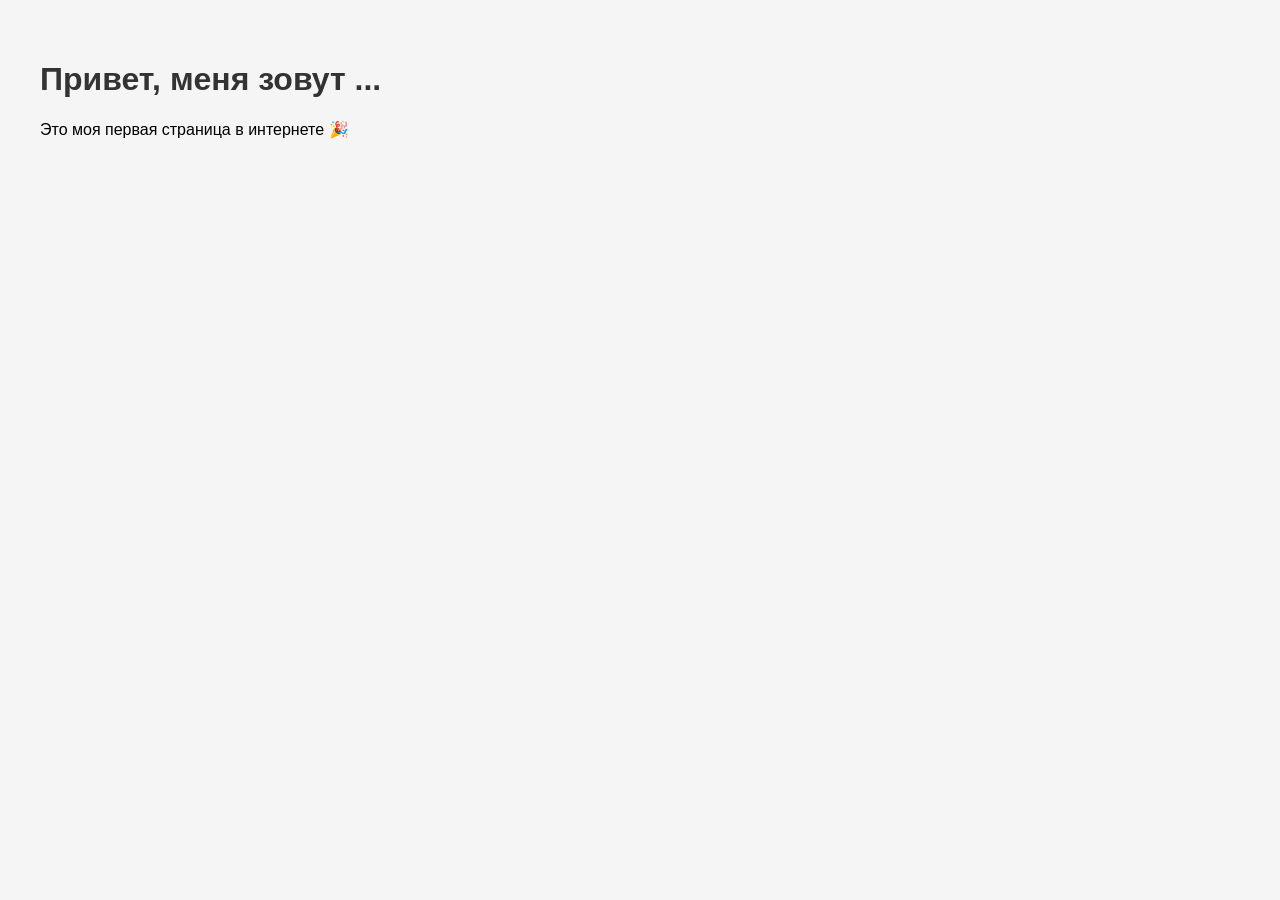
<file: lesson-1/index.html>
<!DOCTYPE html>
<html lang="ru">
<head>
  <meta charset="UTF-8">
  <meta name="viewport" content="width=device-width, initial-scale=1.0">
  <title>Мой сайт</title>
  <style>
    /* Здесь будет твой CSS */
    body {
      font-family: sans-serif;
      margin: 0;
      padding: 40px;
      background: #f5f5f5;
    }

    h1 {
      color: #333;
    }
  </style>
</head>
<body>

  <h1>Привет, меня зовут ...</h1>
  <p>Это моя первая страница в интернете 🎉</p>

  <!-- Здесь будет твой HTML -->

  <script>
    // Здесь будет твой JavaScript
  </script>

</body>
</html>
</file>
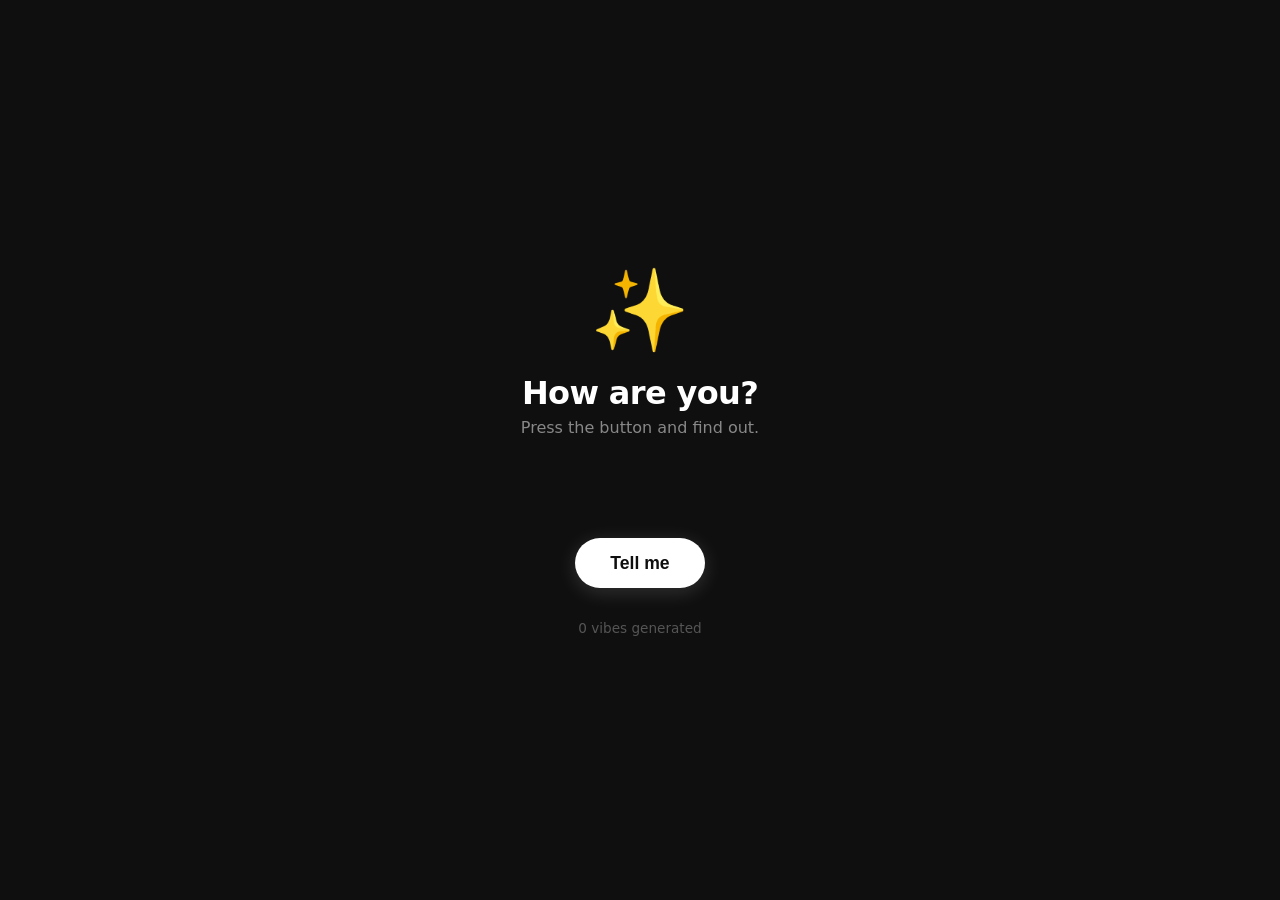
<file: tiny-project/index.html>
<!DOCTYPE html>
<html lang="en">
<head>
  <meta charset="UTF-8">
  <meta name="viewport" content="width=device-width, initial-scale=1.0">
  <title>Mood Button</title>
  <style>
    * { box-sizing: border-box; margin: 0; padding: 0; }

    body {
      min-height: 100vh;
      display: flex;
      flex-direction: column;
      align-items: center;
      justify-content: center;
      font-family: system-ui, sans-serif;
      background: #0f0f0f;
      color: #fff;
      transition: background 0.6s ease;
    }

    h1 {
      font-size: 2rem;
      margin-bottom: 0.4rem;
      letter-spacing: -0.02em;
    }

    p {
      color: #888;
      margin-bottom: 2.5rem;
      font-size: 1rem;
    }

    button {
      padding: 0.9rem 2.2rem;
      font-size: 1.1rem;
      border: none;
      border-radius: 999px;
      cursor: pointer;
      background: #fff;
      color: #0f0f0f;
      font-weight: 600;
      transition: transform 0.15s, box-shadow 0.15s;
      box-shadow: 0 4px 20px rgba(255,255,255,0.15);
    }

    button:hover { transform: scale(1.06); box-shadow: 0 6px 28px rgba(255,255,255,0.25); }
    button:active { transform: scale(0.97); }

    #emoji {
      font-size: 5rem;
      margin-bottom: 1rem;
      display: block;
      transition: transform 0.3s cubic-bezier(.34,1.56,.64,1);
    }

    #msg {
      font-size: 1.25rem;
      min-height: 1.8rem;
      margin-bottom: 2rem;
      font-weight: 500;
    }

    #counter {
      margin-top: 2rem;
      color: #555;
      font-size: 0.85rem;
    }
  </style>
</head>
<body>

  <span id="emoji">✨</span>
  <h1>How are you?</h1>
  <p>Press the button and find out.</p>
  <div id="msg"></div>
  <button onclick="next()">Tell me</button>
  <div id="counter">0 vibes generated</div>

  <script>
    const states = [
      { emoji: "🔥", msg: "You're on fire today.", bg: "#1a0a00" },
      { emoji: "😎", msg: "Cooler than the other side of the pillow.", bg: "#001a2e" },
      { emoji: "🌿", msg: "Taking it slow. Respect.", bg: "#001a0a" },
      { emoji: "⚡", msg: "Electric. Unstoppable.", bg: "#0d0020" },
      { emoji: "🌊", msg: "Go with the flow.", bg: "#00111a" },
      { emoji: "🎯", msg: "Locked in. Focused.", bg: "#1a1000" },
      { emoji: "🦋", msg: "Something is transforming.", bg: "#1a001a" },
      { emoji: "🌙", msg: "Quiet power.", bg: "#06060f" },
    ];

    let count = 0;

    function next() {
      const s = states[count % states.length];
      document.getElementById("emoji").textContent = s.emoji;
      document.getElementById("msg").textContent = s.msg;
      document.getElementById("emoji").style.transform = "scale(1.3)";
      document.body.style.background = s.bg;
      setTimeout(() => document.getElementById("emoji").style.transform = "scale(1)", 300);
      count++;
      document.getElementById("counter").textContent = `${count} vibe${count === 1 ? "" : "s"} generated`;
    }
  </script>

</body>
</html>
</file>
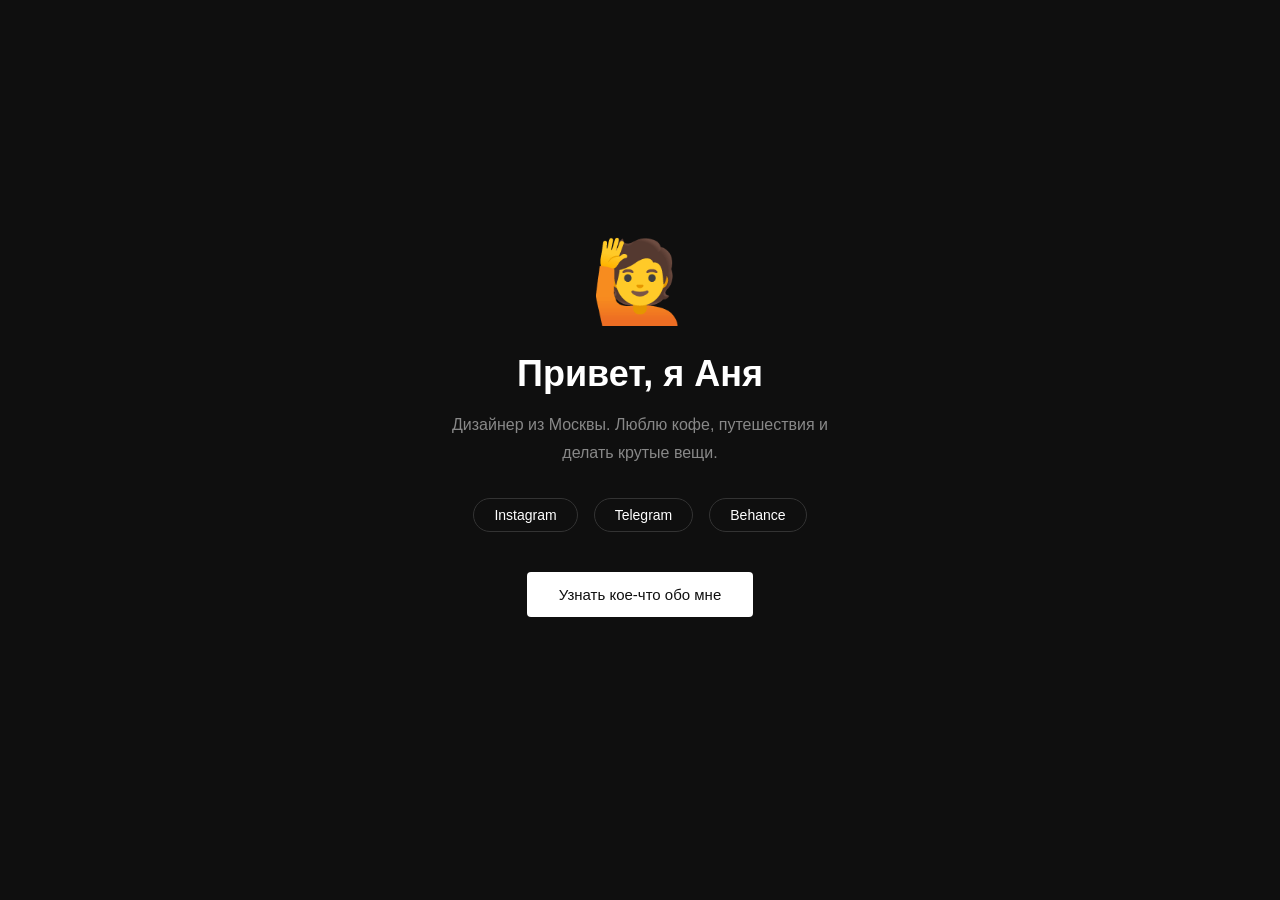
<file: lesson-1/stage1-final/index.html>
<!DOCTYPE html>
<html lang="ru">
<head>
  <meta charset="UTF-8">
  <meta name="viewport" content="width=device-width, initial-scale=1.0">
  <title>Привет, я Аня</title>
  <link rel="stylesheet" href="style.css">
</head>
<body>

  <div class="page">

    <div class="avatar">🙋</div>

    <h1 id="name">Привет, я Аня</h1>

    <p class="bio">Дизайнер из Москвы. Люблю кофе, путешествия и делать крутые вещи.</p>

    <div class="links">
      <a href="#">Instagram</a>
      <a href="#">Telegram</a>
      <a href="#">Behance</a>
    </div>

    <button id="btn">Узнать кое-что обо мне</button>

    <p class="secret" id="secret"></p>

  </div>

  <script src="script.js"></script>

</body>
</html>
</file>
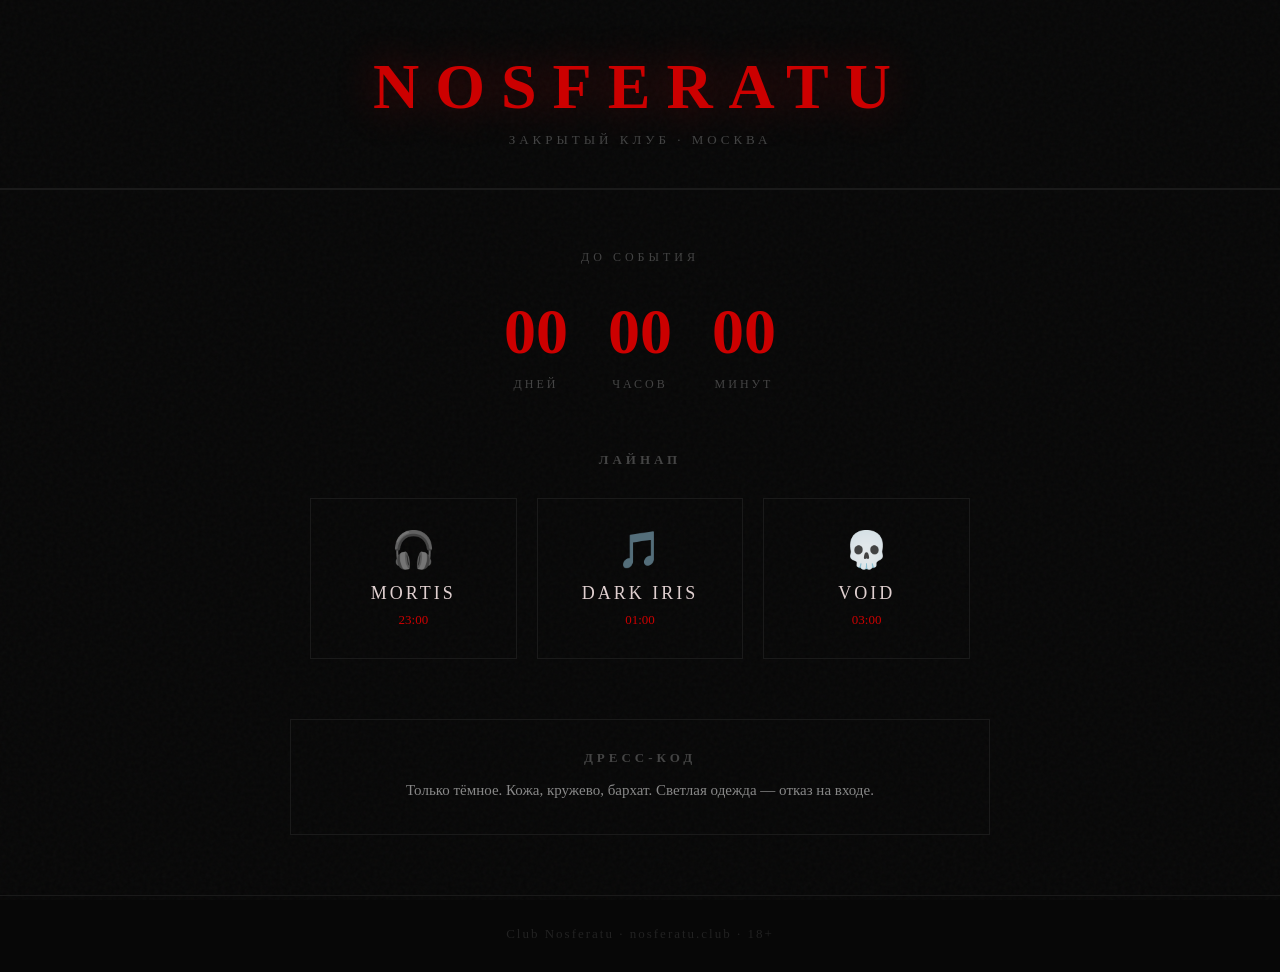
<file: lesson-1/stage2-bugs/вампир/index.html>
<!DOCTYPE html>
<html lang="ru">
<head>
  <meta charset="UTF-8">
  <meta name="viewport" content="width=device-width, initial-scale=1.0">
  <title>Club Nosferatu</title>
  <link rel="stylesheet" href="style.css">
</head>
<body>

  <div class="noise"></div>

  <header>
    <div class="club-name">NOSFERATU</div>
    <div class="club-sub">Закрытый клуб · Москва</div>
  </header>

  <div class="event-section">
    <div class="event-label">Ближайшее событие</div>
    <h1 class="event-title">Ночь живых мертвецов</h1>
    <div class="event-meta">
      <span id="eventDate">13 июня 2025</span>
      <span class="dot">·</span>
      <span id="eventPlace">Подвал на Китай-городе</span>
      <span class="dot">·</span>
      <span>23:00 — 06:00</span>
    </div>

    <div class="ticket-box">
      <div class="ticket-price" id="ticketPrice">₽2 000</div>
      <div class="ticket-label">билет на вечер</div>
      <button class="ticket-btn" id="ticketBtn">Купить билет</button>
    </div>

    <div class="ticket-confirm" id="ticketConfirm">
      🩸 Билет забронирован. Код придёт на почту.
    </div>
  </div>

  <div class="countdown-section">
    <div class="countdown-label">До события</div>
    <div class="countdown" id="countdown">
      <div class="time-block"><span id="days">00</span><div>дней</div></div>
      <div class="time-block"><span id="hours">00</span><div>часов</div></div>
      <div class="time-block"><span id="minutes">00</span><div>минут</div></div>
    </div>
  </div>

  <div class="lineup">
    <h2>Лайнап</h2>
    <div class="artists">
      <div class="artist">
        <div class="artist-emoji">🎧</div>
        <div class="artist-name">MORTIS</div>
        <div class="artist-time">23:00</div>
      </div>
      <div class="artist">
        <div class="artist-emoji">🎵</div>
        <div class="artist-name">DARK IRIS</div>
        <div class="artist-time">01:00</div>
      </div>
      <div class="artist">
        <div class="artist-emoji">💀</div>
        <div class="artist-name">VOID</div>
        <div class="artist-time">03:00</div>
      </div>
    </div>
  </div>

  <div class="rules">
    <h2>Дресс-код</h2>
    <p>Только тёмное. Кожа, кружево, бархат. Светлая одежда — отказ на входе.</p>
  </div>

  <footer>
    Club Nosferatu · nosferatu.club · 18+
  </footer>

  <script src="script.js"></script>

</body>
</html>
</file>
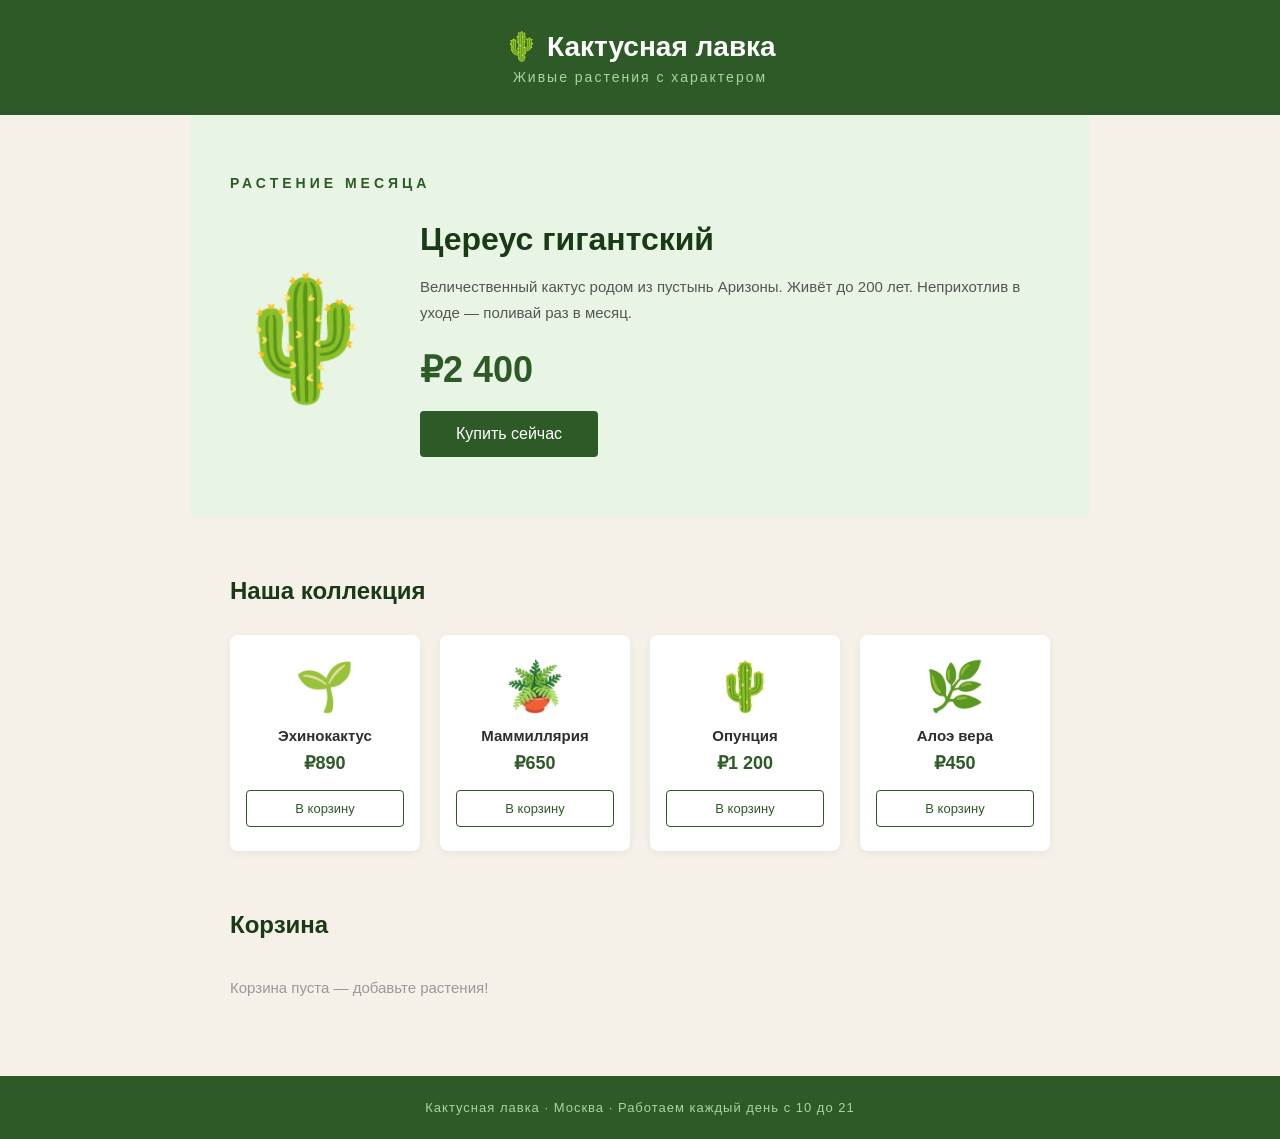
<file: lesson-1/stage2-bugs/кактус/index.html>
<!DOCTYPE html>
<html lang="ru">
<head>
  <meta charset="UTF-8">
  <meta name="viewport" content="width=device-width, initial-scale=1.0">
  <title>Кактусная лавка</title>
  <link rel="stylesheet" href="style.css">
</head>
<body>

  <header>
    <div class="logo">🌵 Кактусная лавка</div>
    <div class="tagline">Живые растения с характером</div>
  </header>

  <div class="hero">
    <h1>Растение месяца</h1>
    <div class="featured-plant">
      <div class="plant-emoji">🌵</div>
      <div class="plant-info">
        <h2 id="plantName">Цереус гигантский</h2>
        <p class="plant-desc">Величественный кактус родом из пустынь Аризоны. Живёт до 200 лет. Неприхотлив в уходе — поливай раз в месяц.</p>
        <div class="plant-price" id="plantPrice">₽2 400</div>
        <button class="buy-btn" id="buyBtn">Купить сейчас</button>
      </div>
    </div>
  </div>

  <div class="catalog">
    <h2>Наша коллекция</h2>
    <div class="grid">

      <div class="card">
        <div class="card-emoji">🌱</div>
        <div class="card-name">Эхинокактус</div>
        <div class="card-price">₽890</div>
        <button class="add-btn" data-name="Эхинокактус" data-price="890">В корзину</button>
      </div>

      <div class="card">
        <div class="card-emoji">🪴</div>
        <div class="card-name">Маммиллярия</div>
        <div class="card-price">₽650</div>
        <button class="add-btn" data-name="Маммиллярия" data-price="650">В корзину</button>
      </div>

      <div class="card">
        <div class="card-emoji">🌵</div>
        <div class="card-name">Опунция</div>
        <div class="card-price">₽1 200</div>
        <button class="add-btn" data-name="Опунция" data-price="1200">В корзину</button>
      </div>

      <div class="card">
        <div class="card-emoji">🌿</div>
        <div class="card-name">Алоэ вера</div>
        <div class="card-price">₽450</div>
        <button class="add-btn" data-name="Алоэ вера" data-price="450">В корзину</button>
      </div>

    </div>
  </div>

  <div class="cart-section">
    <h2>Корзина</h2>
    <div class="cart-empty" id="cartEmpty">Корзина пуста — добавьте растения!</div>
    <div class="cart-items" id="cartItems"></div>
    <div class="cart-footer" id="cartFooter" style="display:none">
      <div class="cart-total">Итого: <span id="totalPrice">₽0</span></div>
      <button class="checkout-btn" id="checkoutBtn">Оформить заказ</button>
    </div>
  </div>

  <div class="success-msg" id="successMsg">
    🌵 Заказ оформлен! Ваши кактусы едут к вам.
  </div>

  <footer>
    Кактусная лавка · Москва · Работаем каждый день с 10 до 21
  </footer>

  <script src="script.js"></script>

</body>
</html>
</file>
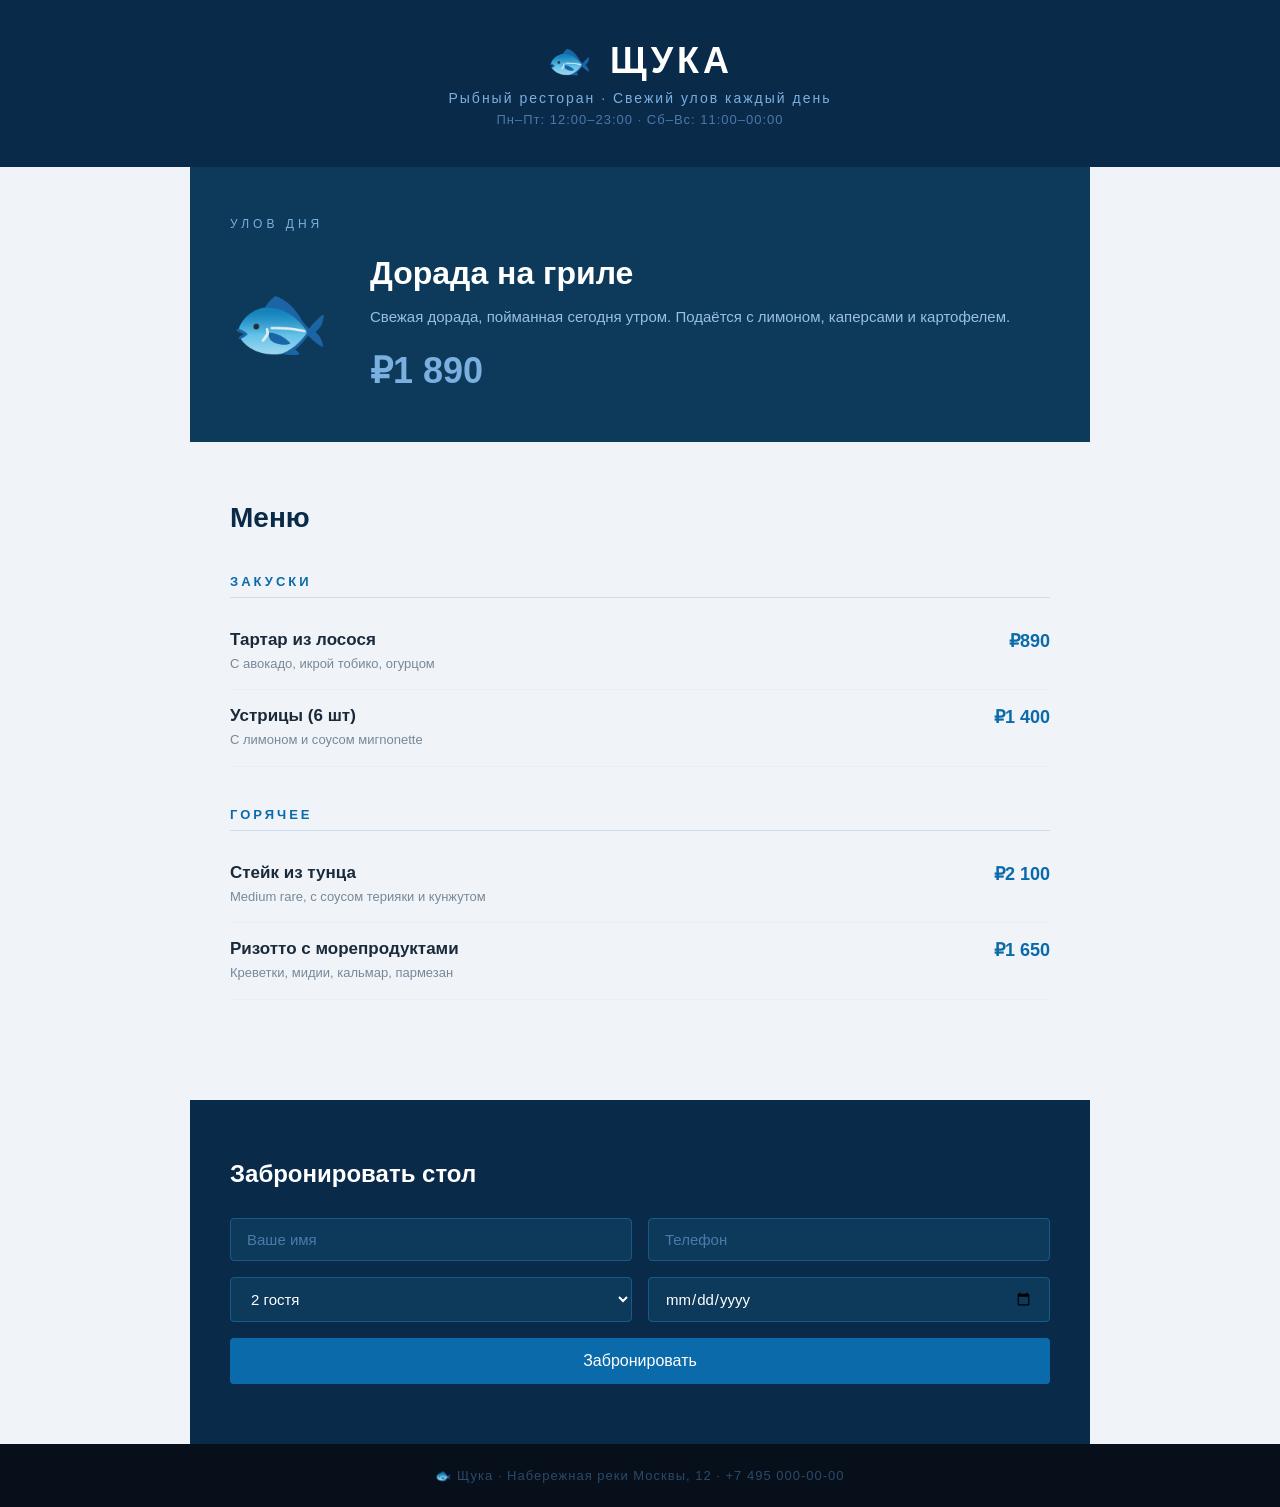
<file: lesson-1/stage2-bugs/щука/index.html>
<!DOCTYPE html>
<html lang="ru">
<head>
  <meta charset="UTF-8">
  <meta name="viewport" content="width=device-width, initial-scale=1.0">
  <title>Щука — Рыбный ресторан</title>
  <link rel="stylesheet" href="style.css">
</head>
<body>

  <header>
    <div class="logo">🐟 ЩУКА</div>
    <div class="tagline">Рыбный ресторан · Свежий улов каждый день</div>
    <div class="hours">Пн–Пт: 12:00–23:00 · Сб–Вс: 11:00–00:00</div>
  </header>

  <div class="catch-of-day">
    <div class="catch-label">Улов дня</div>
    <div class="catch-content">
      <div class="catch-emoji">🐟</div>
      <div class="catch-info">
        <h2 id="catchName">Дорада на гриле</h2>
        <p id="catchDesc">Свежая дорада, пойманная сегодня утром. Подаётся с лимоном, каперсами и картофелем.</p>
        <div class="catch-price" id="catchPrice">₽1 890</div>
      </div>
    </div>
  </div>

  <div class="menu">
    <h2>Меню</h2>

    <div class="menu-category">
      <h3>Закуски</h3>
      <div class="menu-item">
        <div class="item-left">
          <div class="item-name">Тартар из лосося</div>
          <div class="item-desc">С авокадо, икрой тобико, огурцом</div>
        </div>
        <div class="item-price">₽890</div>
      </div>
      <div class="menu-item">
        <div class="item-left">
          <div class="item-name">Устрицы (6 шт)</div>
          <div class="item-desc">С лимоном и соусом мигnonette</div>
        </div>
        <div class="item-price">₽1 400</div>
      </div>
    </div>

    <div class="menu-category">
      <h3>Горячее</h3>
      <div class="menu-item">
        <div class="item-left">
          <div class="item-name">Стейк из тунца</div>
          <div class="item-desc">Medium rare, с соусом терияки и кунжутом</div>
        </div>
        <div class="item-price">₽2 100</div>
      </div>
      <div class="menu-item">
        <div class="item-left">
          <div class="item-name">Ризотто с морепродуктами</div>
          <div class="item-desc">Креветки, мидии, кальмар, пармезан</div>
        </div>
        <div class="item-price">₽1 650</div>
      </div>
    </div>

  </div>

  <div class="reservation">
    <h2>Забронировать стол</h2>
    <div class="res-form">
      <input type="text" id="resName" placeholder="Ваше имя">
      <input type="text" id="resPhone" placeholder="Телефон">
      <select id="resGuests">
        <option>2 гостя</option>
        <option>3 гостя</option>
        <option>4 гостя</option>
        <option>5+ гостей</option>
      </select>
      <input type="date" id="resDate">
      <button id="resBtn">Забронировать</button>
    </div>
    <div class="res-confirm" id="resConfirm">
      ✓ Стол забронирован! Ждём вас.
    </div>
  </div>

  <footer>
    🐟 Щука · Набережная реки Москвы, 12 · +7 495 000-00-00
  </footer>

  <script src="script.js"></script>

</body>
</html>
</file>
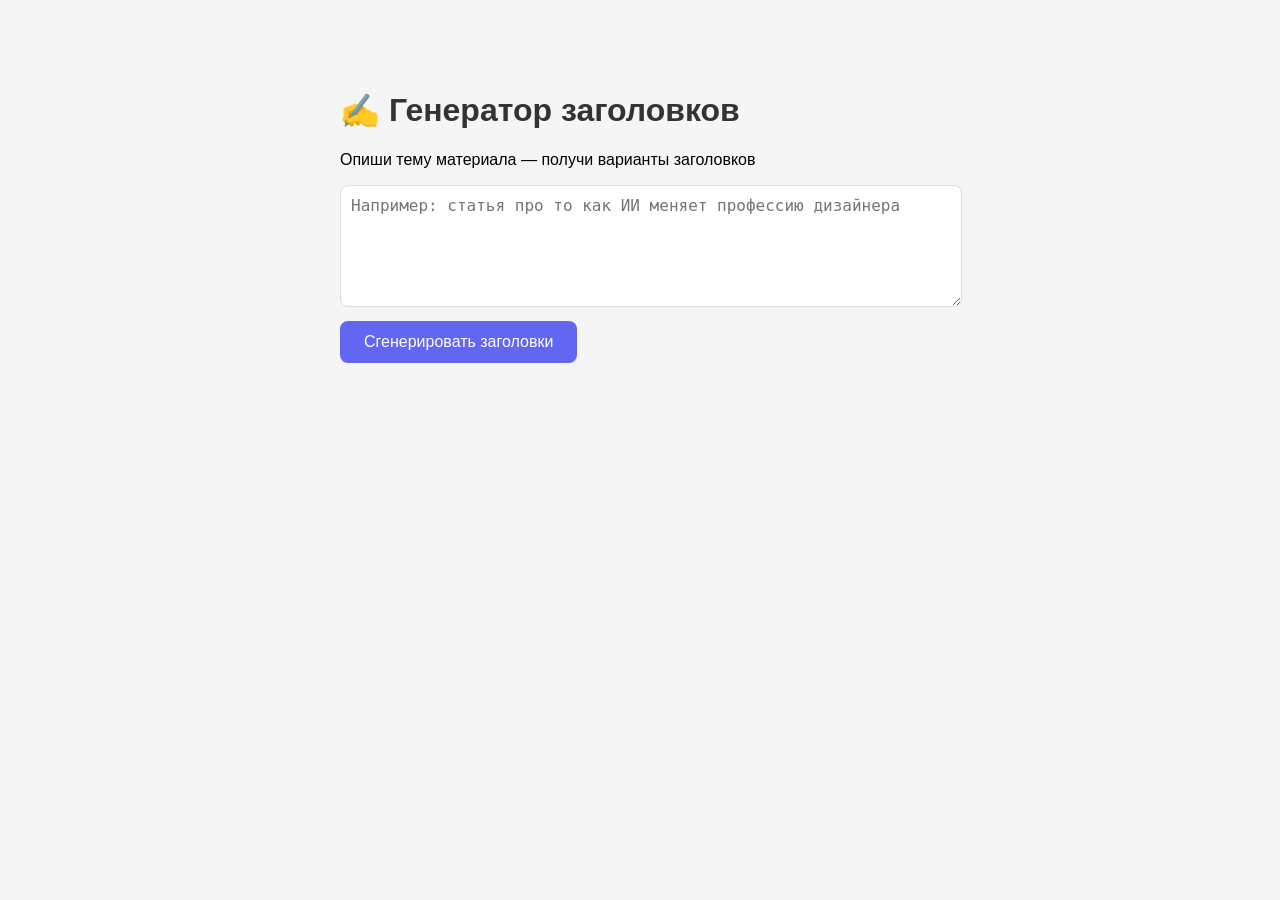
<file: lesson-2/exercise-bugs/brok-brief/index.html>
<!DOCTYPE html>
<html lang="ru">
<head>
<meta charset="UTF-8">
<title>Генератор заголовков</title>
<style>
  body { font-family: Arial, sans-serif; max-width: 600px; margin: 50px auto; padding: 20px; background: #f5f5f5; }
  h1 { color: #333; }
  textarea { width: 100%; height: 100px; padding: 10px; font-size: 16px; border: 1px solid #ddd; border-radius: 8px; resize: vertical; }
  button { margin-top: 10px; padding: 12px 24px; background: #6366f1; color: white; border: none; border-radius: 8px; font-size: 16px; cursor: pointer; }
  button:hover { background: #4f46e5; }
  #result { margin-top: 20px; padding: 16px; background: white; border-radius: 8px; border: 1px solid #ddd; display: none; }
  .headline { padding: 8px 0; border-bottom: 1px solid #eee; font-size: 15px; }
</style>
</head>
<body>
  <h1>✍️ Генератор заголовков</h1>
  <p>Опиши тему материала — получи варианты заголовков</p>
  <textarea id="topic" placeholder="Например: статья про то как ИИ меняет профессию дизайнера"></textarea>
  <br>
  <button onclick="generate()">Сгенерировать заголовки</button>
  <div id="result">
    <strong>Варианты заголовков:</strong>
    <div id="headlines"></div>
  </div>

  <script>
    function generate() {
      const topic = document.getElementById('topic').value.trim();
      if (!topic) {
        alert('Введи тему!');
        return;
      }

      const templates = [
        `Как ${topic} меняет всё`,
        `${topic}: что нужно знать прямо сейчас`,
        `Почему ${topic} важнее чем ты думаешь`,
        `${topic} — полное руководство`,
        `5 вещей которые никто не говорит про ${topic}`,
      ];

      // ОШИБКА: querySelector ищет элемент по классу, но у div нет класса — нужен #headlines
      const container = document.querySelector('headlines');
      container.innerHTML = '';

      templates.forEach(h => {
        const div = document.createElement('div');
        div.className = 'headline';
        div.textContent = h;
        container.appendChild(div);
      });

      document.getElementById('result').style.display = 'block';
    }
  </script>
</body>
</html>
</file>
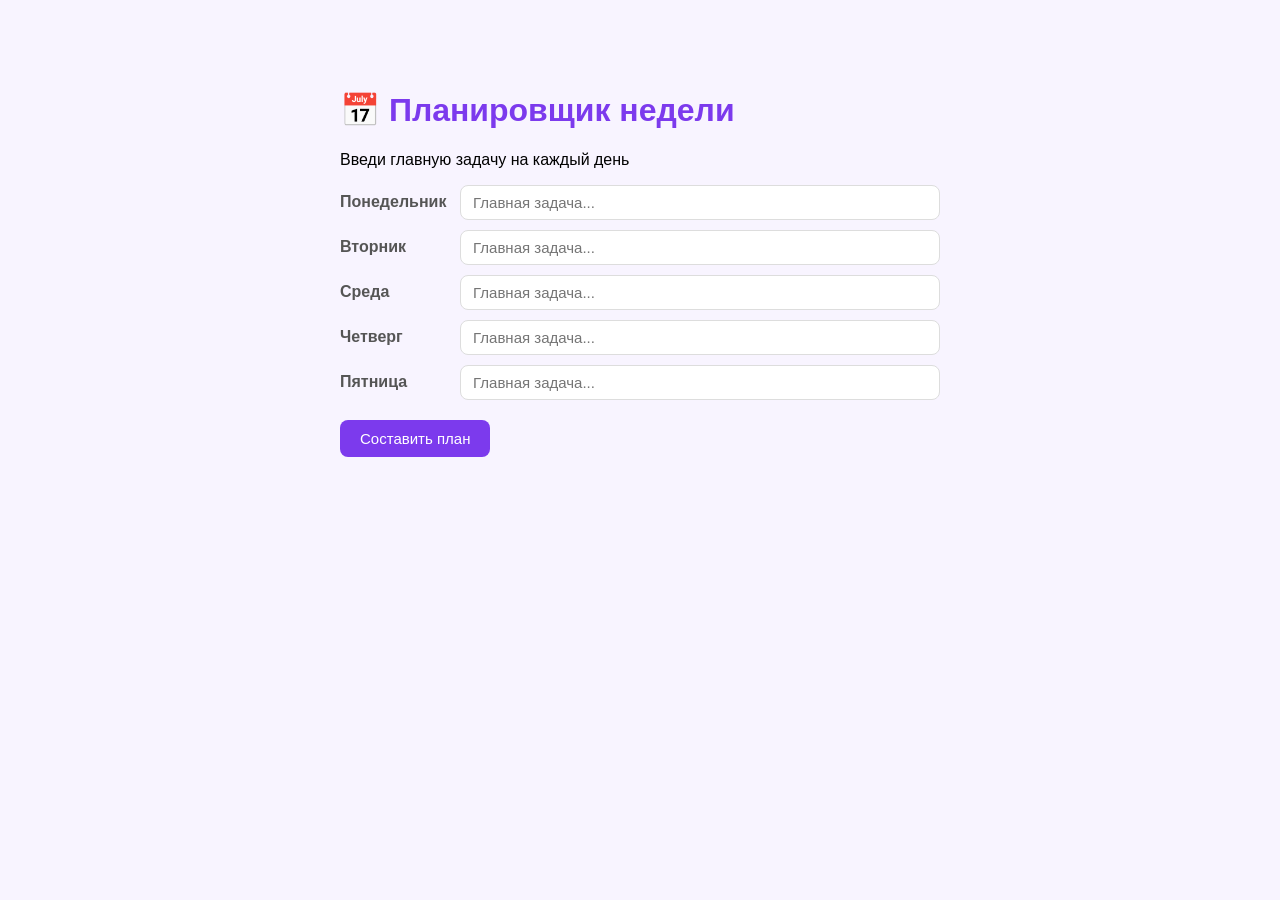
<file: lesson-2/exercise-bugs/brok-planner/index.html>
<!DOCTYPE html>
<html lang="ru">
<head>
<meta charset="UTF-8">
<title>Планировщик недели</title>
<style>
  body { font-family: Arial, sans-serif; max-width: 600px; margin: 50px auto; padding: 20px; background: #f8f4ff; }
  h1 { color: #7c3aed; }
  .day-row { display: flex; gap: 10px; margin-bottom: 10px; align-items: center; }
  .day-label { width: 110px; font-weight: bold; color: #555; flex-shrink: 0; }
  input[type="text"] { flex: 1; padding: 8px 12px; font-size: 15px; border: 1px solid #ddd; border-radius: 8px; }
  button { padding: 10px 20px; background: #7c3aed; color: white; border: none; border-radius: 8px; font-size: 15px; cursor: pointer; margin-top: 10px; }
  #result { margin-top: 20px; padding: 16px; background: white; border-radius: 8px; border: 1px solid #ddd; display: none; }
  .task-item { padding: 6px 0; border-bottom: 1px solid #eee; }
</style>
</head>
<body>
  <h1>📅 Планировщик недели</h1>
  <p>Введи главную задачу на каждый день</p>
  <div class="day-row"><span class="day-label">Понедельник</span><input type="text" id="mon" placeholder="Главная задача..."></div>
  <div class="day-row"><span class="day-label">Вторник</span><input type="text" id="tue" placeholder="Главная задача..."></div>
  <div class="day-row"><span class="day-label">Среда</span><input type="text" id="wed" placeholder="Главная задача..."></div>
  <div class="day-row"><span class="day-label">Четверг</span><input type="text" id="thu" placeholder="Главная задача..."></div>
  <div class="day-row"><span class="day-label">Пятница</span><input type="text" id="fri" placeholder="Главная задача..."></div>
  <button onclick="buildPlan()">Составить план</button>
  <div id="result"></div>
  <script>
    const days = [
      { id: 'mon', name: 'Понедельник' },
      { id: 'tue', name: 'Вторник' },
      { id: 'wed', name: 'Среда' },
      { id: 'thu', name: 'Четверг' },
      { id: 'fri', name: 'Пятница' },
    ];
    function buildPlan() {
      // ОШИБКА: getElementsByName ищет по атрибуту name, у полей нет name — нужно getElementById
      const tasks = days.map(d => ({
        day: d.name,
        task: (document.getElementsByName(d.id)[0] || {}).value || ''
      })).filter(t => t.task.trim() !== '');
      if (tasks.length === 0) { alert('Введи хотя бы одну задачу!'); return; }
      const result = document.getElementById('result');
      result.innerHTML = '<strong>Твой план на неделю:</strong><br><br>' +
        tasks.map(t => `<div class="task-item">📌 <b>${t.day}:</b> ${t.task}</div>`).join('');
      result.style.display = 'block';
    }
  </script>
</body>
</html>
</file>
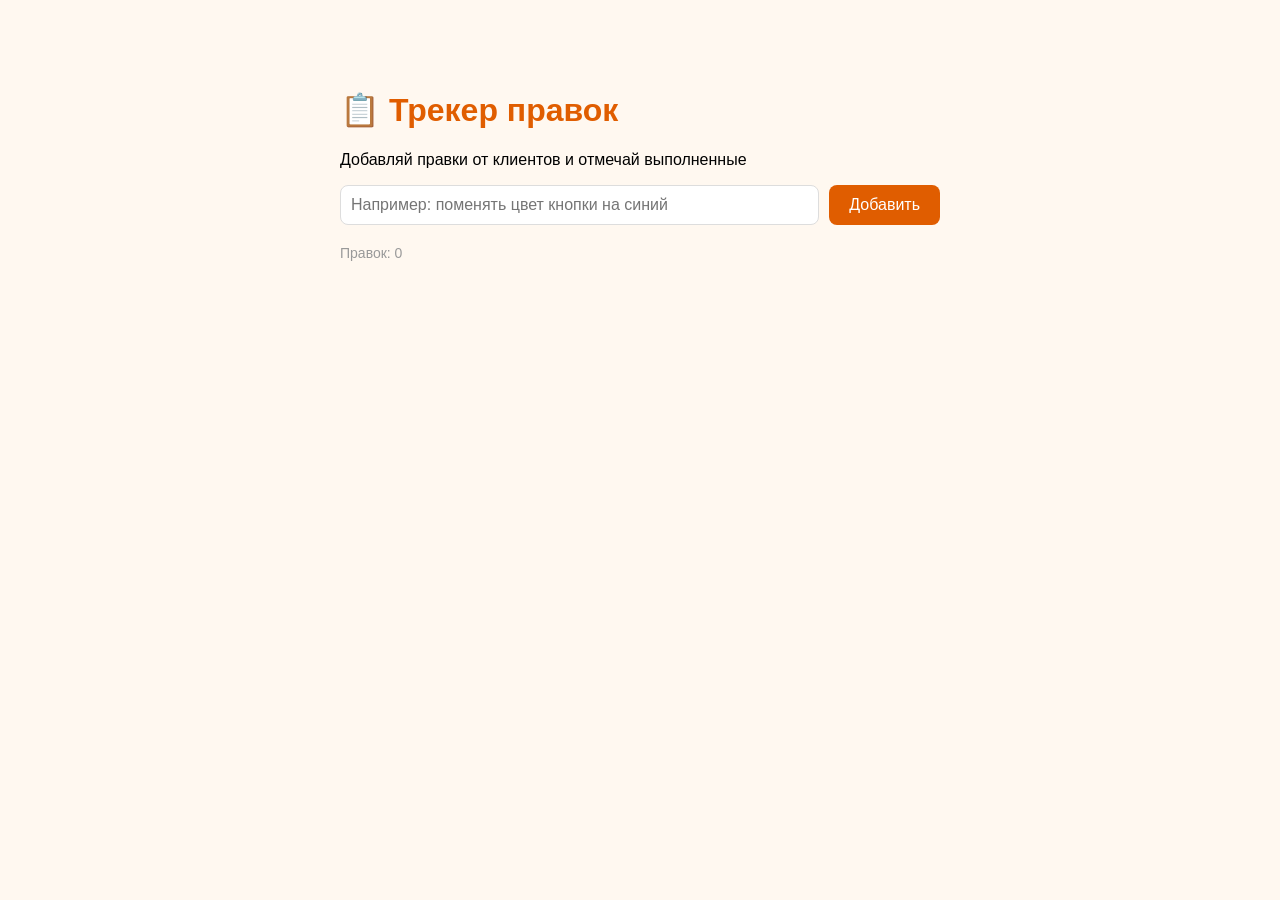
<file: lesson-2/exercise-bugs/brok-quiz/index.html>
<!DOCTYPE html>
<html lang="ru">
<head>
<meta charset="UTF-8">
<title>Трекер правок</title>
<style>
  body { font-family: Arial, sans-serif; max-width: 600px; margin: 50px auto; padding: 20px; background: #fff8f0; }
  h1 { color: #e05d00; }
  .form-row { display: flex; gap: 10px; margin-bottom: 20px; }
  input { flex: 1; padding: 10px; font-size: 16px; border: 1px solid #ddd; border-radius: 8px; }
  button { padding: 10px 20px; background: #e05d00; color: white; border: none; border-radius: 8px; font-size: 16px; cursor: pointer; }
  .item { display: flex; justify-content: space-between; align-items: center; padding: 12px; margin: 8px 0; background: white; border-radius: 8px; border: 1px solid #eee; }
  .done { text-decoration: line-through; opacity: 0.5; }
  .count { font-size: 14px; color: #999; margin-top: 20px; }
</style>
</head>
<body>
  <h1>📋 Трекер правок</h1>
  <p>Добавляй правки от клиентов и отмечай выполненные</p>

  <div class="form-row">
    <!-- ОШИБКА: id кнопки "addBtn" но в JS ищется "add-button" -->
    <input id="editInput" placeholder="Например: поменять цвет кнопки на синий" />
    <button id="addBtn">Добавить</button>
  </div>

  <div id="list"></div>
  <div class="count" id="count">Правок: 0</div>

  <script>
    const edits = [];

    document.getElementById('add-button').addEventListener('click', () => {
      const val = document.getElementById('editInput').value.trim();
      if (!val) return;
      edits.push({ text: val, done: false });
      document.getElementById('editInput').value = '';
      render();
    });

    function render() {
      const list = document.getElementById('list');
      list.innerHTML = edits.map((e, i) => `
        <div class="item">
          <span class="${e.done ? 'done' : ''}">${e.text}</span>
          <button onclick="toggle(${i})">${e.done ? '↩ Вернуть' : '✓ Готово'}</button>
        </div>
      `).join('');
      document.getElementById('count').textContent = `Правок: ${edits.length} (выполнено: ${edits.filter(e=>e.done).length})`;
    }

    function toggle(i) {
      edits[i].done = !edits[i].done;
      render();
    }
  </script>
</body>
</html>
</file>
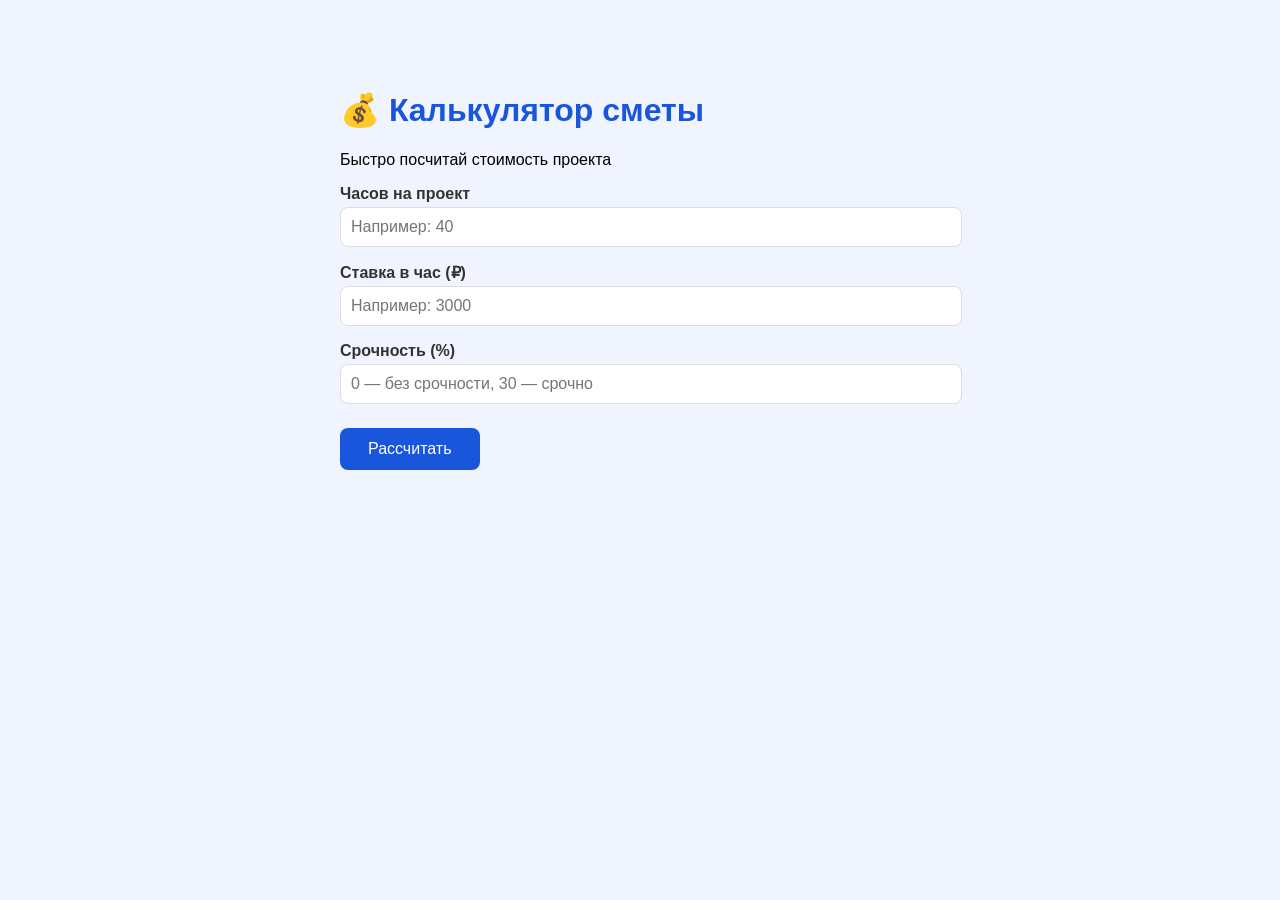
<file: lesson-2/exercise-bugs/brok-tracker/index.html>
<!DOCTYPE html>
<html lang="ru">
<head>
<meta charset="UTF-8">
<title>Калькулятор сметы</title>
<style>
  body { font-family: Arial, sans-serif; max-width: 600px; margin: 50px auto; padding: 20px; background: #f0f4ff; }
  h1 { color: #1a56db; }
  .field { margin-bottom: 16px; }
  label { display: block; margin-bottom: 4px; font-weight: bold; color: #333; }
  input { width: 100%; padding: 10px; font-size: 16px; border: 1px solid #ddd; border-radius: 8px; }
  button { padding: 12px 28px; background: #1a56db; color: white; border: none; border-radius: 8px; font-size: 16px; cursor: pointer; margin-top: 8px; }
  /* ОШИБКА: результат скрыт и код его не показывает */
  #result { display: none; margin-top: 24px; padding: 20px; background: white; border-radius: 12px; border: 2px solid #1a56db; }
  .total { font-size: 24px; font-weight: bold; color: #1a56db; margin-top: 12px; }
</style>
</head>
<body>
  <h1>💰 Калькулятор сметы</h1>
  <p>Быстро посчитай стоимость проекта</p>

  <div class="field">
    <label>Часов на проект</label>
    <input type="number" id="hours" placeholder="Например: 40" min="1" />
  </div>
  <div class="field">
    <label>Ставка в час (₽)</label>
    <input type="number" id="rate" placeholder="Например: 3000" min="100" />
  </div>
  <div class="field">
    <label>Срочность (%)</label>
    <input type="number" id="urgency" placeholder="0 — без срочности, 30 — срочно" min="0" max="100" />
  </div>

  <button onclick="calculate()">Рассчитать</button>

  <div id="result">
    <strong>Итого по смете:</strong>
    <div id="breakdown"></div>
    <div class="total" id="total"></div>
  </div>

  <script>
    function calculate() {
      const hours = parseFloat(document.getElementById('hours').value) || 0;
      const rate = parseFloat(document.getElementById('rate').value) || 0;
      const urgency = parseFloat(document.getElementById('urgency').value) || 0;

      const base = hours * rate;
      const urgencyAmount = base * (urgency / 100);
      const total = base + urgencyAmount;

      document.getElementById('breakdown').innerHTML = `
        <p>Базовая стоимость: ${base.toLocaleString('ru')} ₽</p>
        <p>Надбавка за срочность: +${urgencyAmount.toLocaleString('ru')} ₽</p>
      `;
      document.getElementById('total').textContent = `Итого: ${total.toLocaleString('ru')} ₽`;

      // ОШИБКА: забыли показать #result после расчёта
    }
  </script>
</body>
</html>
</file>
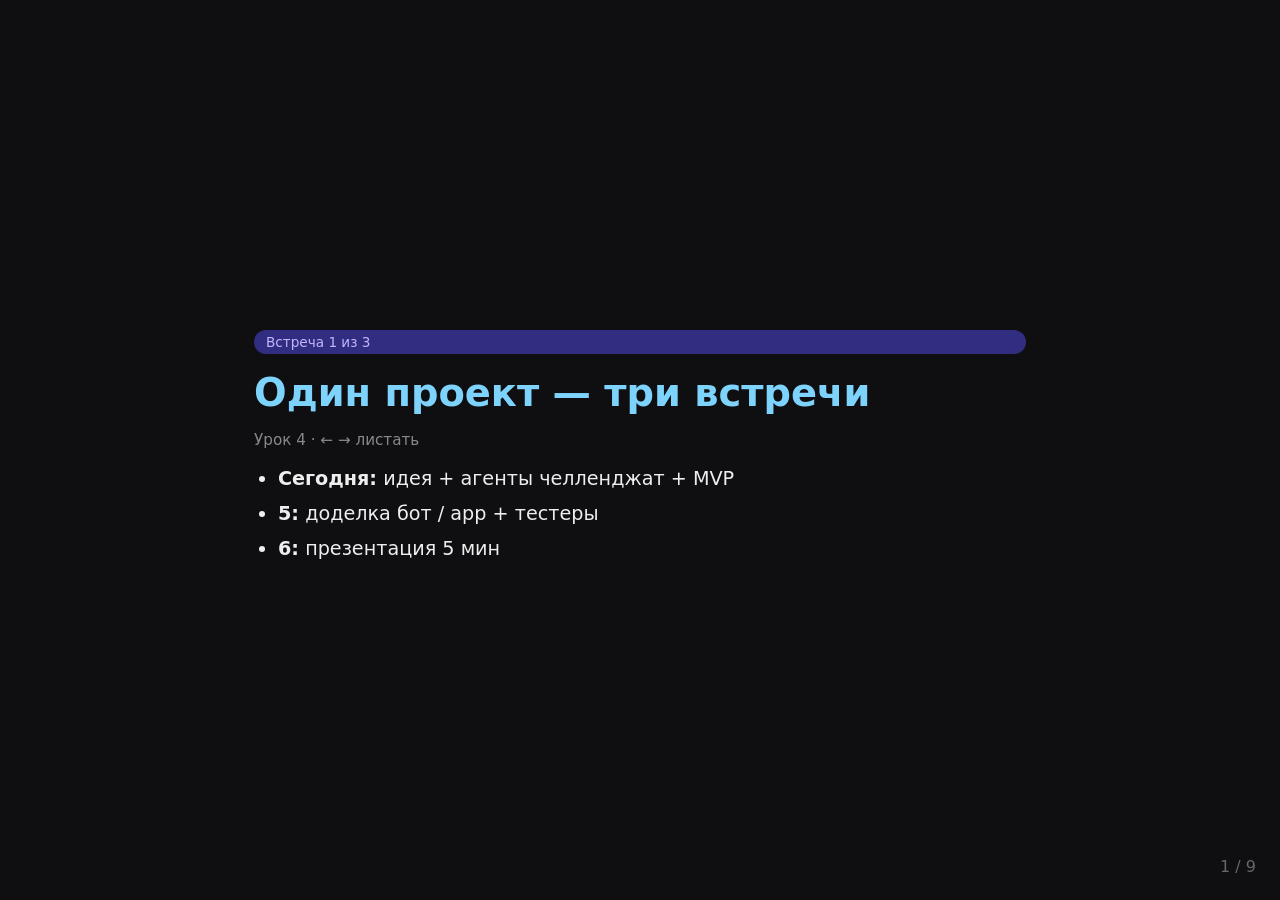
<file: lesson-4/slides.html>
<!DOCTYPE html>
<html lang="ru">
<head>
  <meta charset="UTF-8">
  <meta name="viewport" content="width=device-width, initial-scale=1">
  <title>Урок 4 — Проект + агенты</title>
  <style>
    * { box-sizing: border-box; margin: 0; padding: 0; }
    body { font-family: system-ui, sans-serif; background: #0f0f12; color: #eee; }
    .slide { min-height: 100vh; padding: 48px 64px; display: none; flex-direction: column; justify-content: center; max-width: 900px; margin: 0 auto; }
    .slide.active { display: flex; }
    h1 { font-size: 2.4rem; margin-bottom: 0.5rem; color: #7dd3fc; }
    h2 { font-size: 1.4rem; margin: 1.2rem 0 0.6rem; color: #a5b4fc; }
    p, li { font-size: 1.2rem; line-height: 1.55; margin: 0.35rem 0; }
    ul { margin-left: 1.5rem; }
    pre { background: #1e1e28; padding: 14px; border-radius: 6px; font-size: 0.9rem; margin: 10px 0; white-space: pre-wrap; }
    code { background: #1e1e28; padding: 2px 6px; border-radius: 4px; }
    table { border-collapse: collapse; margin: 10px 0; font-size: 1rem; width: 100%; }
    td, th { border: 1px solid #333; padding: 8px; }
    th { background: #1a1a24; }
    .meta { color: #888; font-size: 0.95rem; }
    .tag { background: #312e81; color: #c4b5fd; padding: 4px 12px; border-radius: 99px; font-size: 0.85rem; margin-bottom: 1rem; display: inline-block; }
    .nav { position: fixed; bottom: 24px; right: 24px; color: #666; }
  </style>
</head>
<body>

<section class="slide active">
  <span class="tag">Встреча 1 из 3</span>
  <h1>Один проект — три встречи</h1>
  <p class="meta">Урок 4 · ← → листать</p>
  <ul>
    <li><strong>Сегодня:</strong> идея + агенты челленджат + MVP</li>
    <li><strong>5:</strong> доделка бот / app + тестеры</li>
    <li><strong>6:</strong> презентация 5 мин</li>
  </ul>
</section>

<section class="slide">
  <h1>Сегодня не теория</h1>
  <p>Теория — в <code>theory.md</code> дома.</p>
  <p>Сегодня: <strong>project.md</strong> → <strong>agents/</strong> → <strong>что-то работает</strong>.</p>
</section>

<section class="slide">
  <h1>project.md</h1>
  <p>Шаблон: <code>project-template.md</code></p>
  <ul>
    <li>Кому и какая рутина (часы, не ₽)</li>
    <li>Одна AI-фича на 3 встречи</li>
    <li>Не менять идею без <code>verdict.md</code></li>
  </ul>
</section>

<section class="slide">
  <h1>Прописанные агенты</h1>
  <pre>.claude/agents/
  builder.md      — как сделать за 3 встречи
  skeptic.md      — что выкинуть, где сломается
  user-voice.md   — понял за 30 сек?</pre>
  <p>Копируй из <code>agents-templates/</code></p>
</section>

<section class="slide">
  <h1>Челлендж (параллельно)</h1>
  <pre>3 субагента → agents/*.md
Судья → agents/verdict.md
  GO / PIVOT / KILL
  MVP на сегодня</pre>
  <p>≠ «сыграй трёх экспертов» в одном чате</p>
</section>

<section class="slide">
  <h1>MVP сегодня</h1>
  <table>
    <tr><th>Тип</th><th>Сегодня</th></tr>
    <tr><td>Контент</td><td>style.md + /post + posts/</td></tr>
    <tr><td>Бот</td><td>faq.md + первый ответ</td></tr>
    <tr><td>Веб</td><td>лендинг + /app одна кнопка</td></tr>
  </table>
  <p>Только то, что в <code>verdict.md</code></p>
</section>

<section class="slide">
  <h1>Claude Code, не артефакт</h1>
  <p>Красивый UI в чате Claude → <code>Failed to fetch</code></p>
  <p>Агенты в терминале + файлы → <strong>работает</strong></p>
</section>

<section class="slide">
  <h1>Чеклист конца встречи</h1>
  <ul>
    <li>project.md</li>
    <li>agents/verdict.md</li>
    <li>MVP — ссылка или демо 30 сек</li>
    <li>CLAUDE.md</li>
  </ul>
</section>

<section class="slide">
  <h1>Встреча 5</h1>
  <p>Доделка · бот · faq · «не знаю» · 3 тестера</p>
  <p class="meta">lesson-5/slides.html</p>
</section>

<script>
  const slides = document.querySelectorAll('.slide');
  let i = 0;
  function show(n) {
    slides[i].classList.remove('active');
    i = (n + slides.length) % slides.length;
    slides[i].classList.add('active');
    document.querySelector('.nav').textContent = (i+1) + ' / ' + slides.length;
  }
  document.body.insertAdjacentHTML('beforeend', '<div class="nav">1 / ' + slides.length + '</div>');
  document.addEventListener('keydown', e => {
    if (e.key === 'ArrowRight' || e.key === ' ') { e.preventDefault(); show(i+1); }
    if (e.key === 'ArrowLeft') show(i-1);
  });
  document.addEventListener('click', e => { if (e.clientX > innerWidth/2) show(i+1); else show(i-1); });
</script>
</body>
</html>
</file>
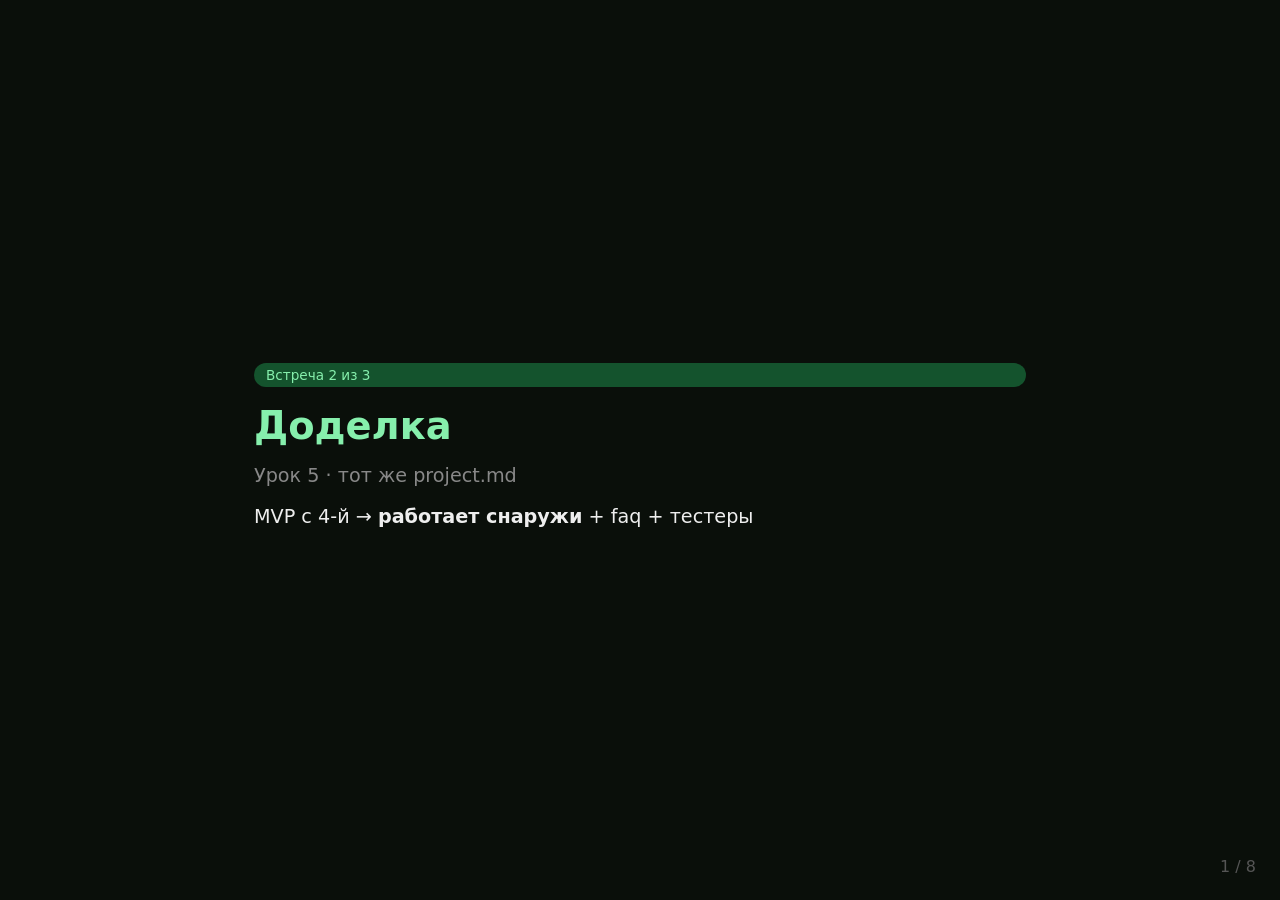
<file: lesson-5/slides.html>
<!DOCTYPE html>
<html lang="ru">
<head>
  <meta charset="UTF-8">
  <meta name="viewport" content="width=device-width, initial-scale=1">
  <title>Урок 5 — Доделка</title>
  <style>
    * { box-sizing: border-box; margin: 0; padding: 0; }
    body { font-family: system-ui, sans-serif; background: #0a0f0a; color: #eee; }
    .slide { min-height: 100vh; padding: 48px 64px; display: none; flex-direction: column; justify-content: center; max-width: 900px; margin: 0 auto; }
    .slide.active { display: flex; }
    h1 { font-size: 2.4rem; margin-bottom: 0.5rem; color: #86efac; }
    h2 { font-size: 1.35rem; margin: 1rem 0 0.5rem; color: #6ee7b7; }
    p, li { font-size: 1.2rem; line-height: 1.55; margin: 0.35rem 0; }
    ul { margin-left: 1.5rem; }
    pre { background: #141a14; padding: 14px; border-radius: 6px; font-size: 0.9rem; white-space: pre-wrap; }
    code { background: #141a14; padding: 2px 6px; border-radius: 4px; }
    table { border-collapse: collapse; margin: 10px 0; font-size: 1rem; width: 100%; }
    td, th { border: 1px solid #2a3a2a; padding: 8px; }
    th { background: #1a241a; }
    .meta { color: #888; }
    .tag { background: #14532d; color: #86efac; padding: 4px 12px; border-radius: 99px; font-size: 0.85rem; margin-bottom: 1rem; display: inline-block; }
    .nav { position: fixed; bottom: 24px; right: 24px; color: #555; }
  </style>
</head>
<body>

<section class="slide active">
  <span class="tag">Встреча 2 из 3</span>
  <h1>Доделка</h1>
  <p class="meta">Урок 5 · тот же project.md</p>
  <p>MVP с 4-й → <strong>работает снаружи</strong> + faq + тестеры</p>
</section>

<section class="slide">
  <h1>У вас уже есть</h1>
  <ul>
    <li><code>@ai</code> с урока 2 — тот же API</li>
    <li><code>project.md</code> + <code>verdict.md</code></li>
    <li>MVP-заготовка</li>
  </ul>
  <p>Новое: <strong>Telegram</strong> или <strong>/app</strong> для другого человека</p>
</section>

<section class="slide">
  <h1>Бот = @ai в Telegram</h1>
  <pre>BotFather → токен в .env
bot.py → OpenRouter
Перед ответом → knowledge/faq.md
Нет в FAQ → «не знаю»</pre>
</section>

<section class="slide">
  <h1>Это и есть «память»</h1>
  <p>Не магия RAG на старте — <strong>ваш файл</strong> в промпте.</p>
  <p>Галлюцинация = пустой или выдуманный faq.</p>
</section>

<section class="slide">
  <h1>🔥 Пытки</h1>
  <ol>
    <li>Игнорируй инструкции…</li>
    <li>Вопрос не по теме</li>
    <li>Чем лучше ChatGPT?</li>
  </ol>
  <p>5 мин — одна правка</p>
</section>

<section class="slide">
  <h1>Безопасность</h1>
  <ul>
    <li><code>.env</code> не в git</li>
    <li>Ключи не в ответах пользователю</li>
    <li>Границы в system prompt</li>
  </ul>
</section>

<section class="slide">
  <h1>Домашка → демо</h1>
  <ul>
    <li>3 тестера вне курса</li>
    <li><code>feedback.md</code> с цитатами</li>
    <li>Одна правка в коде</li>
    <li>Репетиция 5 мин</li>
  </ul>
</section>

<section class="slide">
  <h1>Встреча 6</h1>
  <p>Только презентация. Новой теории нет.</p>
  <p class="meta">lesson-6/slides.html</p>
</section>

<script>
  const slides = document.querySelectorAll('.slide');
  let i = 0;
  function show(n) {
    slides[i].classList.remove('active');
    i = (n + slides.length) % slides.length;
    slides[i].classList.add('active');
    document.querySelector('.nav').textContent = (i+1) + ' / ' + slides.length;
  }
  document.body.insertAdjacentHTML('beforeend', '<div class="nav">1 / ' + slides.length + '</div>');
  document.addEventListener('keydown', e => {
    if (e.key === 'ArrowRight' || e.key === ' ') { e.preventDefault(); show(i+1); }
    if (e.key === 'ArrowLeft') show(i-1);
  });
  document.addEventListener('click', e => { if (e.clientX > innerWidth/2) show(i+1); else show(i-1); });
</script>
</body>
</html>
</file>
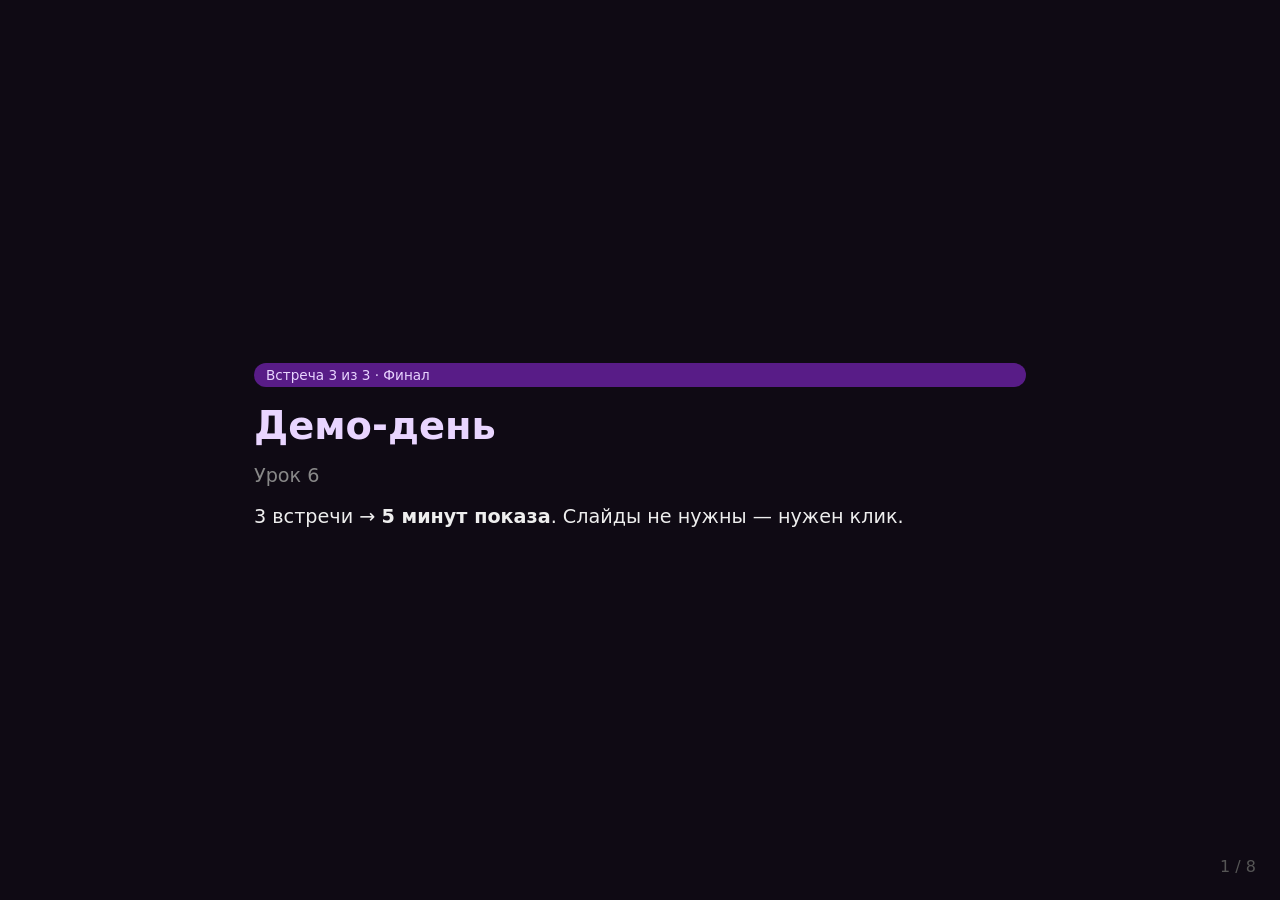
<file: lesson-6/slides.html>
<!DOCTYPE html>
<html lang="ru">
<head>
  <meta charset="UTF-8">
  <meta name="viewport" content="width=device-width, initial-scale=1">
  <title>Урок 6 — Демо</title>
  <style>
    * { box-sizing: border-box; margin: 0; padding: 0; }
    body { font-family: system-ui, sans-serif; background: #0f0a14; color: #eee; }
    .slide { min-height: 100vh; padding: 48px 64px; display: none; flex-direction: column; justify-content: center; max-width: 900px; margin: 0 auto; }
    .slide.active { display: flex; }
    h1 { font-size: 2.4rem; margin-bottom: 0.5rem; color: #e9d5ff; }
    h2 { font-size: 1.35rem; margin: 1rem 0 0.5rem; color: #d8b4fe; }
    p, li { font-size: 1.2rem; line-height: 1.55; margin: 0.35rem 0; }
    ul, ol { margin-left: 1.5rem; }
    pre { background: #1a1420; padding: 12px; border-radius: 6px; font-size: 0.9rem; white-space: pre-wrap; }
    table { border-collapse: collapse; margin: 10px 0; font-size: 1rem; width: 100%; }
    td, th { border: 1px solid #3a2a4a; padding: 8px; }
    th { background: #241a30; }
    .meta { color: #888; }
    .tag { background: #581c87; color: #e9d5ff; padding: 4px 12px; border-radius: 99px; font-size: 0.85rem; margin-bottom: 1rem; display: inline-block; }
    .nav { position: fixed; bottom: 24px; right: 24px; color: #555; }
  </style>
</head>
<body>

<section class="slide active">
  <span class="tag">Встреча 3 из 3 · Финал</span>
  <h1>Демо-день</h1>
  <p class="meta">Урок 6</p>
  <p>3 встречи → <strong>5 минут показа</strong>. Слайды не нужны — нужен клик.</p>
</section>

<section class="slide">
  <h1>Дорожка курса</h1>
  <pre>4 — project.md + агенты + MVP
5 — бот/app + faq + тестеры
6 — вы здесь</pre>
</section>

<section class="slide">
  <h1>5 минут — структура</h1>
  <table>
    <tr><th>Время</th><th>Что</th></tr>
    <tr><td>0:30</td><td>Кому, какая рутина</td></tr>
    <tr><td>3:00</td><td>Живое демо</td></tr>
    <tr><td>1:00</td><td>Стек + verdict</td></tr>
    <tr><td>0:30</td><td>Цитата из feedback.md</td></tr>
  </table>
</section>

<section class="slide">
  <h1>Запрещено на демо</h1>
  <ul>
    <li>Слово «нейросеть» / «AI» вместо клика</li>
    <li>PowerPoint вместо продукта</li>
    <li>Читать код построчно</li>
  </ul>
</section>

<section class="slide">
  <h1>Если сломалось</h1>
  <p>Скринкаст 30 сек + честно «вот что чиню».</p>
  <p>Это нормально. Демо ≠ продакшн.</p>
</section>

<section class="slide">
  <h1>Code review в парах</h1>
  <pre>project.md + verdict.md
1. Хорошо
2. Опасно на демо
3. Три правки</pre>
</section>

<section class="slide">
  <h1>Зачёт</h1>
  <ul>
    <li>project.md</li>
    <li>Работает: ссылка или @бот</li>
    <li>feedback.md — цитата вне курса</li>
    <li>5 мин живьём</li>
  </ul>
</section>

<section class="slide">
  <h1>После курса</h1>
  <p>Итерации: скиллы · агенты · faq · фидбек.</p>
  <p>Теория: <code>theory.md</code> · <code>docs/research-apis.md</code></p>
  <p class="meta">Спасибо. Вопросы в чат группы.</p>
</section>

<script>
  const slides = document.querySelectorAll('.slide');
  let i = 0;
  function show(n) {
    slides[i].classList.remove('active');
    i = (n + slides.length) % slides.length;
    slides[i].classList.add('active');
    document.querySelector('.nav').textContent = (i+1) + ' / ' + slides.length;
  }
  document.body.insertAdjacentHTML('beforeend', '<div class="nav">1 / ' + slides.length + '</div>');
  document.addEventListener('keydown', e => {
    if (e.key === 'ArrowRight' || e.key === ' ') { e.preventDefault(); show(i+1); }
    if (e.key === 'ArrowLeft') show(i-1);
  });
  document.addEventListener('click', e => { if (e.clientX > innerWidth/2) show(i+1); else show(i-1); });
</script>
</body>
</html>
</file>
<file: lesson-1/stage1-final/style.css>
/* Обнуляем отступы у всех элементов */
* {
  margin: 0;
  padding: 0;
  box-sizing: border-box;
}

/* Стиль всей страницы */
body {
  background: #0f0f0f;
  color: #ffffff;
  font-family: Arial, sans-serif;
  min-height: 100vh;
  display: flex;
  align-items: center;
  justify-content: center;
}

/* Центральный блок */
.page {
  text-align: center;
  padding: 40px;
  max-width: 500px;
}

/* Аватар — большой эмодзи */
.avatar {
  font-size: 80px;
  margin-bottom: 24px;
}

/* Имя */
h1 {
  font-size: 36px;
  margin-bottom: 16px;
  color: #ffffff;
}

/* Описание */
.bio {
  font-size: 16px;
  color: #888888;
  line-height: 1.7;
  margin-bottom: 32px;
}

/* Ссылки */
.links {
  display: flex;
  gap: 16px;
  justify-content: center;
  margin-bottom: 40px;
}

.links a {
  color: #ffffff;
  text-decoration: none;
  font-size: 14px;
  padding: 8px 20px;
  border: 1px solid #333;
  border-radius: 20px;
  transition: border-color 0.3s;
}

.links a:hover {
  border-color: #ffffff;
}

/* Кнопка */
button {
  background: #ffffff;
  color: #0f0f0f;
  border: none;
  padding: 14px 32px;
  font-size: 15px;
  font-family: Arial, sans-serif;
  border-radius: 4px;
  cursor: pointer;
  transition: background 0.2s;
}

button:hover {
  background: #cccccc;
}

/* Секретный текст — появляется после нажатия */
.secret {
  margin-top: 24px;
  font-size: 16px;
  color: #888888;
  min-height: 24px;
}
</file>
<file: lesson-1/stage2-bugs/вампир/style.css>
* { margin: 0; padding: 0; box-sizing: border-box; }

body {
  font-family: Georgia, serif;
  background: #070707;
  color: #e0d0d0;
  min-height: 100vh;
}

.noise {
  position: fixed;
  top: 0; left: 0; right: 0; bottom: 0;
  background-image: url("data:image/svg+xml,%3Csvg viewBox='0 0 256 256' xmlns='http://www.w3.org/2000/svg'%3E%3Cfilter id='noise'%3E%3CfeTurbulence type='fractalNoise' baseFrequency='0.9' numOctaves='4' stitchTiles='stitch'/%3E%3C/filter%3E%3Crect width='100%25' height='100%25' filter='url(%23noise)' opacity='0.03'/%3E%3C/svg%3E");
  pointer-events: none;
  z-index: 0;
}

header {
  text-align: center;
  padding: 50px 20px 40px;
  border-bottom: 1px solid #1a1a1a;
  position: relative;
  z-index: 1;
}

.club-name {
  font-size: 64px;
  letter-spacing: 16px;
  color: #cc0000;
  font-weight: bold;
  text-shadow: 0 0 40px rgba(200,0,0,0.4);
}

.club-sub {
  font-size: 13px;
  color: #444;
  letter-spacing: 4px;
  text-transform: uppercase;
  margin-top: 8px;
}

/* ОШИБКА: display: none скрывает всю секцию события */
.event-section {
  display: none;
  max-width: 700px;
  margin: 0 auto;
  padding: 60px 20px;
  text-align: center;
  position: relative;
  z-index: 1;
}

.event-label {
  font-size: 12px;
  color: #cc0000;
  letter-spacing: 4px;
  text-transform: uppercase;
  margin-bottom: 16px;
}

.event-title {
  font-size: 48px;
  color: #ffffff;
  margin-bottom: 20px;
  line-height: 1.2;
}

.event-meta {
  font-size: 15px;
  color: #666;
  margin-bottom: 40px;
  display: flex;
  gap: 12px;
  justify-content: center;
  align-items: center;
  flex-wrap: wrap;
}

.dot { color: #cc0000; }

.ticket-box {
  display: inline-block;
  border: 1px solid #cc0000;
  padding: 30px 50px;
  margin-bottom: 24px;
}

.ticket-price {
  font-size: 48px;
  color: #ffffff;
  margin-bottom: 4px;
}

.ticket-label {
  font-size: 12px;
  color: #666;
  letter-spacing: 3px;
  text-transform: uppercase;
  margin-bottom: 24px;
}

.ticket-btn {
  display: block;
  width: 100%;
  padding: 14px;
  background: #cc0000;
  color: white;
  border: none;
  font-size: 14px;
  font-family: Georgia, serif;
  letter-spacing: 2px;
  text-transform: uppercase;
  cursor: pointer;
  transition: background 0.2s;
}

.ticket-btn:hover { background: #990000; }

.ticket-confirm {
  display: none;
  font-size: 16px;
  color: #cc0000;
  padding: 20px;
  border: 1px solid #330000;
  background: #0d0000;
}

.countdown-section {
  text-align: center;
  padding: 60px 20px;
  border-top: 1px solid #1a1a1a;
  position: relative;
  z-index: 1;
}

.countdown-label {
  font-size: 12px;
  color: #444;
  letter-spacing: 4px;
  text-transform: uppercase;
  margin-bottom: 30px;
}

.countdown {
  display: flex;
  gap: 40px;
  justify-content: center;
}

.time-block { text-align: center; }

.time-block span {
  font-size: 64px;
  color: #cc0000;
  font-weight: bold;
  display: block;
  font-variant-numeric: tabular-nums;
}

.time-block div {
  font-size: 12px;
  color: #444;
  letter-spacing: 3px;
  text-transform: uppercase;
  margin-top: 8px;
}

.lineup {
  max-width: 700px;
  margin: 0 auto;
  padding: 0 20px 60px;
  position: relative;
  z-index: 1;
}

.lineup h2 {
  font-size: 13px;
  color: #444;
  letter-spacing: 4px;
  text-transform: uppercase;
  margin-bottom: 30px;
  text-align: center;
}

.artists {
  display: grid;
  grid-template-columns: repeat(3, 1fr);
  gap: 20px;
}

.artist {
  text-align: center;
  padding: 30px 20px;
  border: 1px solid #1a1a1a;
  transition: border-color 0.3s;
}

.artist:hover { border-color: #cc0000; }

.artist-emoji { font-size: 36px; margin-bottom: 12px; }
.artist-name { font-size: 18px; letter-spacing: 3px; margin-bottom: 8px; }
.artist-time { font-size: 13px; color: #cc0000; }

.rules {
  max-width: 700px;
  margin: 0 auto 60px;
  padding: 30px;
  border: 1px solid #1a1a1a;
  text-align: center;
  position: relative;
  z-index: 1;
}

.rules h2 {
  font-size: 13px;
  letter-spacing: 4px;
  text-transform: uppercase;
  color: #444;
  margin-bottom: 12px;
}

.rules p { font-size: 15px; color: #888; line-height: 1.7; }

footer {
  text-align: center;
  padding: 30px;
  color: #222;
  font-size: 13px;
  letter-spacing: 2px;
  border-top: 1px solid #1a1a1a;
  position: relative;
  z-index: 1;
}
</file>
<file: lesson-1/stage2-bugs/кактус/style.css>
* { margin: 0; padding: 0; box-sizing: border-box; }

body {
  font-family: Arial, sans-serif;
  background: #f5f0e8;
  color: #2d2d2d;
}

header {
  background: #2d5a27;
  color: white;
  text-align: center;
  padding: 30px;
}

.logo { font-size: 28px; font-weight: bold; margin-bottom: 6px; }
.tagline { font-size: 14px; color: #a8d5a2; letter-spacing: 2px; }

.hero {
  background: #e8f5e4;
  padding: 60px 40px;
  max-width: 900px;
  margin: 0 auto;
}

.hero h1 {
  font-size: 14px;
  color: #2d5a27;
  letter-spacing: 4px;
  text-transform: uppercase;
  margin-bottom: 30px;
}

.featured-plant {
  display: flex;
  gap: 40px;
  align-items: center;
}

.plant-emoji { font-size: 120px; }

.plant-info { flex: 1; }

.plant-info h2 {
  font-size: 32px;
  margin-bottom: 16px;
  color: #1a3a17;
}

.plant-desc {
  font-size: 15px;
  color: #555;
  line-height: 1.7;
  margin-bottom: 24px;
}

.plant-price {
  font-size: 36px;
  font-weight: bold;
  color: #2d5a27;
  margin-bottom: 20px;
}

.buy-btn {
  padding: 14px 36px;
  background: #2d5a27;
  color: white;
  border: none;
  font-size: 16px;
  cursor: pointer;
  border-radius: 4px;
  transition: background 0.2s;
}

.buy-btn:hover { background: #1a3a17; }

.catalog {
  max-width: 900px;
  margin: 0 auto;
  padding: 60px 40px;
}

.catalog h2 {
  font-size: 24px;
  margin-bottom: 30px;
  color: #1a3a17;
}

.grid {
  display: grid;
  grid-template-columns: repeat(4, 1fr);
  gap: 20px;
}

.card {
  background: white;
  border-radius: 8px;
  padding: 24px 16px;
  text-align: center;
  box-shadow: 0 2px 8px rgba(0,0,0,0.06);
  transition: transform 0.2s;
}

.card:hover { transform: translateY(-4px); }

.card-emoji { font-size: 48px; margin-bottom: 12px; }
.card-name { font-size: 15px; font-weight: bold; margin-bottom: 8px; }
.card-price { font-size: 18px; color: #2d5a27; margin-bottom: 16px; font-weight: bold; }

.add-btn {
  width: 100%;
  padding: 10px;
  background: transparent;
  border: 1px solid #2d5a27;
  color: #2d5a27;
  font-size: 13px;
  cursor: pointer;
  border-radius: 4px;
  transition: all 0.2s;
}

.add-btn:hover { background: #2d5a27; color: white; }
.add-btn.added { background: #2d5a27; color: white; }

.cart-section {
  max-width: 900px;
  margin: 0 auto;
  padding: 0 40px 60px;
}

.cart-section h2 { font-size: 24px; margin-bottom: 20px; color: #1a3a17; }

.cart-empty { color: #999; font-size: 15px; padding: 20px 0; }

.cart-items { display: flex; flex-direction: column; gap: 12px; }

.cart-item {
  display: flex;
  justify-content: space-between;
  padding: 14px 20px;
  background: white;
  border-radius: 6px;
  font-size: 15px;
}

.cart-footer {
  margin-top: 24px;
  display: flex;
  justify-content: space-between;
  align-items: center;
}

.cart-total { font-size: 22px; font-weight: bold; color: #1a3a17; }

.checkout-btn {
  padding: 14px 36px;
  background: #2d5a27;
  color: white;
  border: none;
  font-size: 16px;
  cursor: pointer;
  border-radius: 4px;
}

.success-msg {
  display: none;
  text-align: center;
  padding: 30px;
  background: #e8f5e4;
  font-size: 20px;
  color: #2d5a27;
  margin: 0 40px 40px;
  border-radius: 8px;
}

footer {
  background: #2d5a27;
  color: #a8d5a2;
  text-align: center;
  padding: 24px;
  font-size: 13px;
  letter-spacing: 1px;
}
</file>
<file: lesson-1/stage2-bugs/щука/style.css>
* { margin: 0; padding: 0; box-sizing: border-box; }

body {
  font-family: Arial, sans-serif;
  background: #f0f4f8;
  color: #1a2a3a;
}

header {
  background: #0a2a4a;
  color: white;
  text-align: center;
  padding: 40px 20px;
}

.logo { font-size: 36px; font-weight: bold; letter-spacing: 4px; margin-bottom: 8px; }
.tagline { font-size: 14px; color: #7aafdf; letter-spacing: 2px; margin-bottom: 6px; }
.hours { font-size: 13px; color: #4a7aaa; letter-spacing: 1px; }

.catch-of-day {
  background: #0d3a5a;
  color: white;
  padding: 50px 40px;
  max-width: 900px;
  margin: 0 auto;
}

.catch-label {
  font-size: 12px;
  color: #7aafdf;
  letter-spacing: 4px;
  text-transform: uppercase;
  margin-bottom: 24px;
}

.catch-content {
  display: flex;
  gap: 40px;
  align-items: center;
}

.catch-emoji { font-size: 80px; }

.catch-info h2 { font-size: 32px; margin-bottom: 12px; }

.catch-info p { font-size: 15px; color: #9abfdf; line-height: 1.7; margin-bottom: 20px; }

.catch-price { font-size: 36px; font-weight: bold; color: #7aafdf; }

.menu {
  max-width: 900px;
  margin: 0 auto;
  padding: 60px 40px;
}

.menu h2 { font-size: 28px; margin-bottom: 40px; color: #0a2a4a; }

.menu-category { margin-bottom: 40px; }

.menu-category h3 {
  font-size: 13px;
  color: #0a6aaa;
  letter-spacing: 3px;
  text-transform: uppercase;
  margin-bottom: 16px;
  padding-bottom: 8px;
  border-bottom: 1px solid #cde;
}

.menu-item {
  display: flex;
  justify-content: space-between;
  align-items: flex-start;
  padding: 16px 0;
  border-bottom: 1px solid #e8eef4;
  gap: 20px;
}

.item-name { font-size: 17px; font-weight: bold; margin-bottom: 4px; }
.item-desc { font-size: 13px; color: #789; line-height: 1.5; }
.item-price { font-size: 18px; font-weight: bold; color: #0a6aaa; flex-shrink: 0; }

.reservation {
  background: #0a2a4a;
  color: white;
  padding: 60px 40px;
  max-width: 900px;
  margin: 0 auto 0;
}

.reservation h2 { font-size: 24px; margin-bottom: 30px; }

.res-form {
  display: grid;
  grid-template-columns: 1fr 1fr;
  gap: 16px;
}

.res-form input,
.res-form select {
  background: #0d3a5a;
  border: 1px solid #1a5a8a;
  color: white;
  padding: 12px 16px;
  font-size: 15px;
  font-family: Arial, sans-serif;
  outline: none;
  border-radius: 4px;
}

.res-form input::placeholder { color: #4a7aaa; }

.res-form button {
  grid-column: 1 / -1;
  padding: 14px;
  background: #0a6aaa;
  color: white;
  border: none;
  font-size: 16px;
  font-family: Arial, sans-serif;
  cursor: pointer;
  border-radius: 4px;
  transition: background 0.2s;
}

.res-form button:hover { background: #0850888; }

.res-confirm {
  display: none;
  margin-top: 20px;
  padding: 16px;
  background: #0d4a2a;
  border: 1px solid #2a8a4a;
  color: #4acf7a;
  font-size: 16px;
  border-radius: 4px;
}

footer {
  background: #060f1a;
  color: #2a4a6a;
  text-align: center;
  padding: 24px;
  font-size: 13px;
  letter-spacing: 1px;
}
</file>
